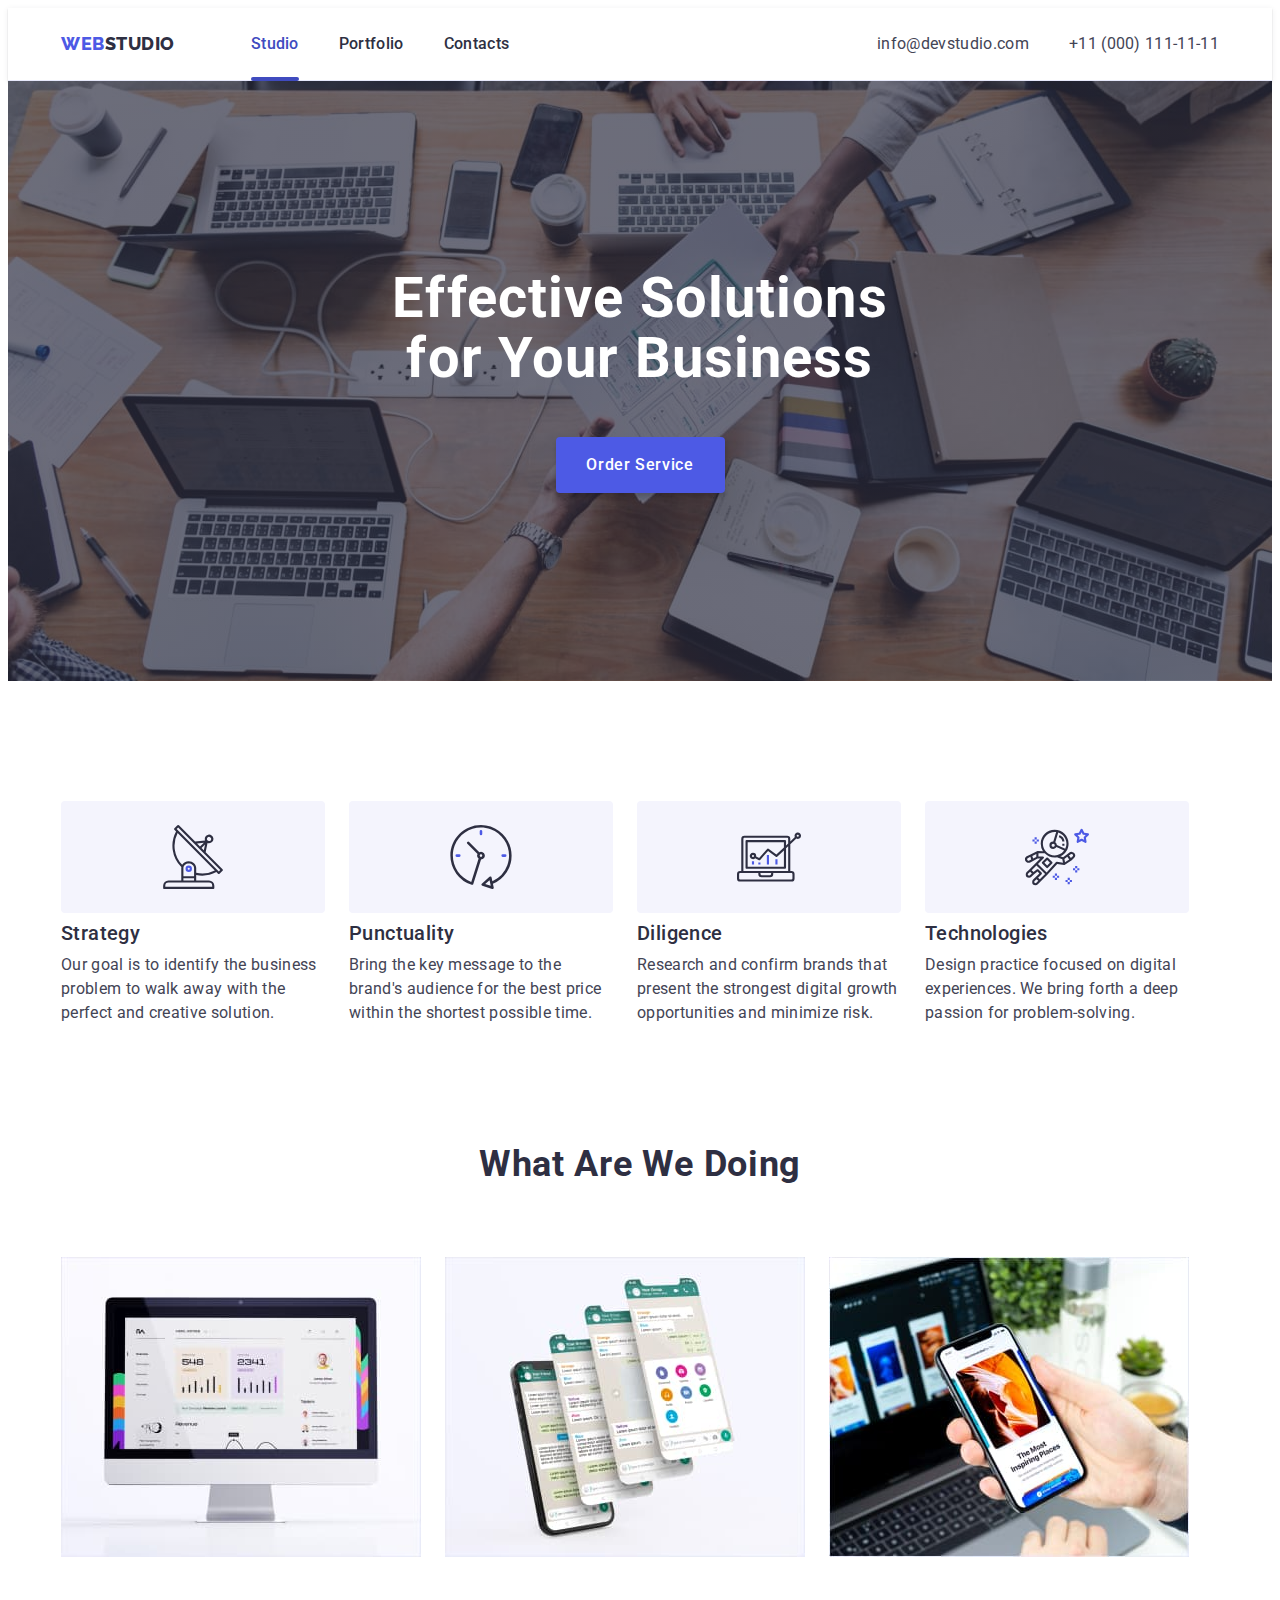
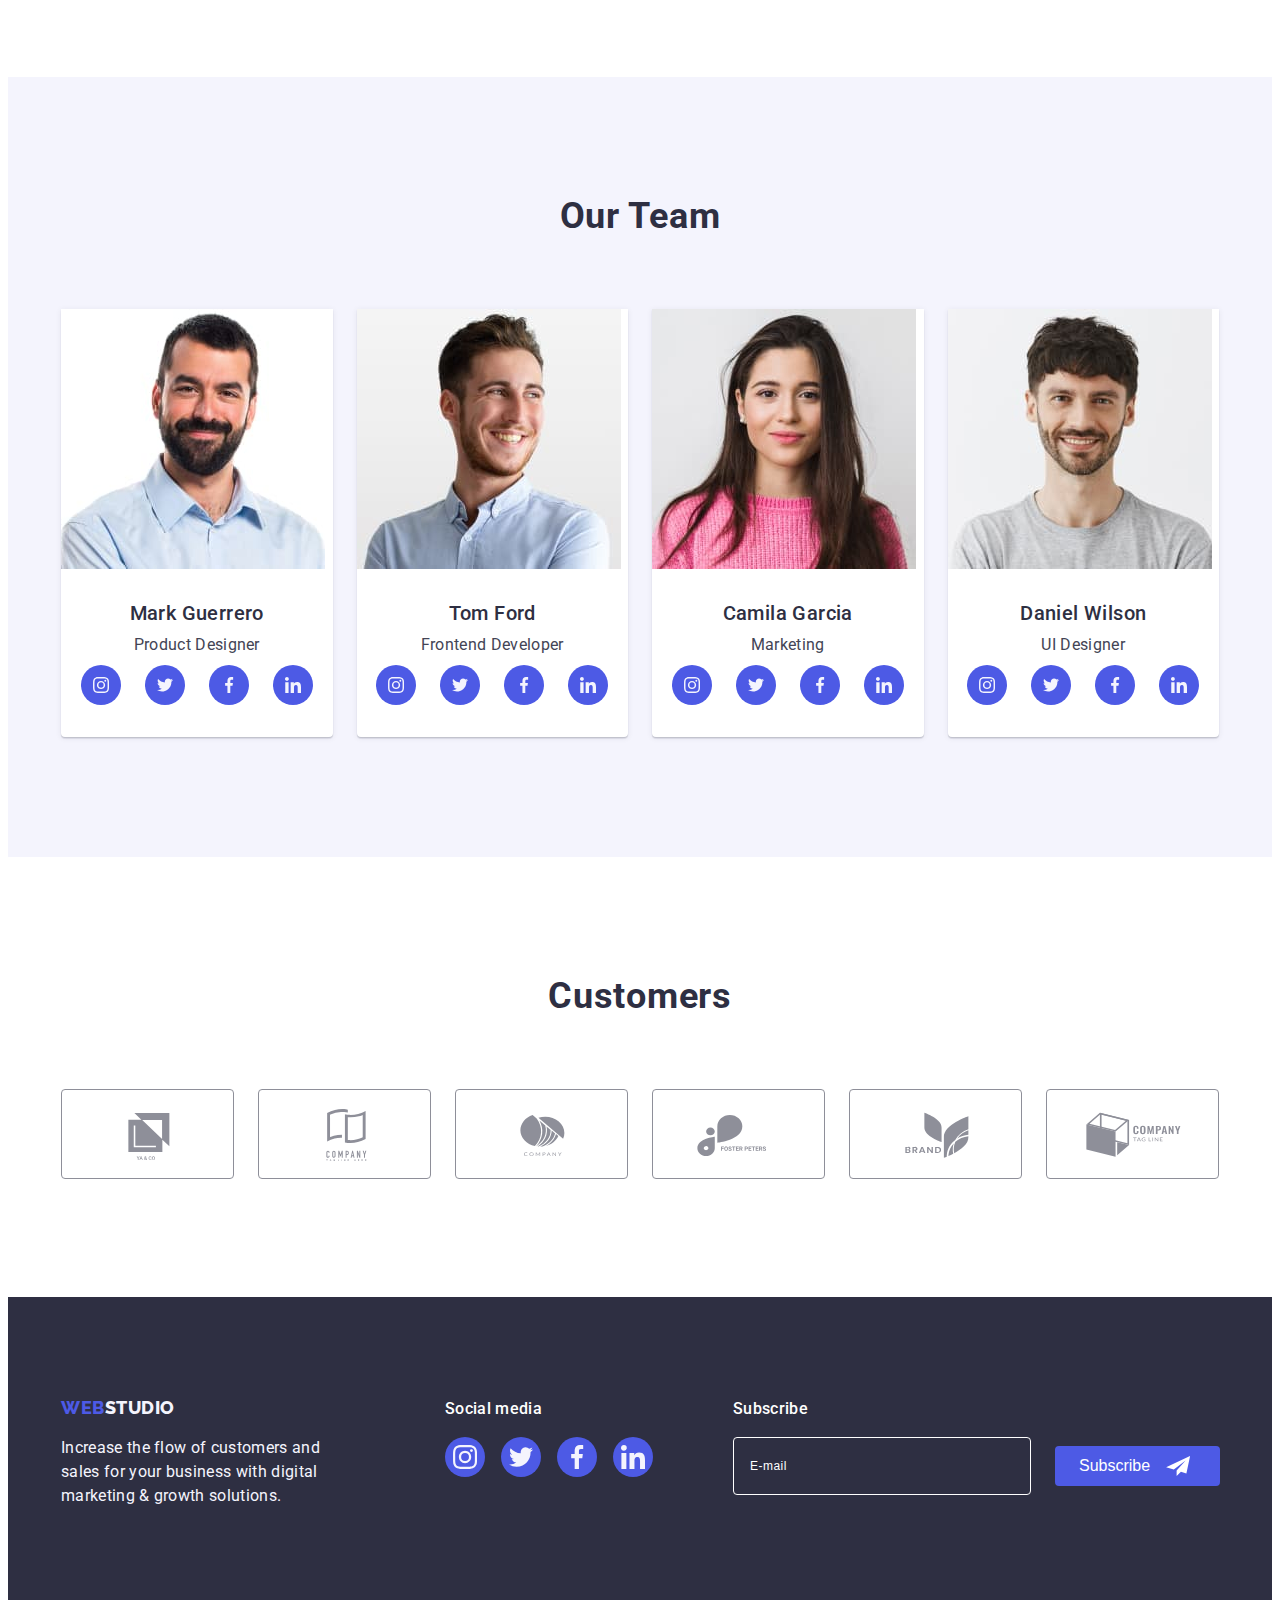
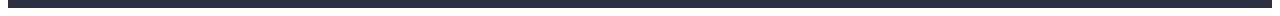
<file: index.html>
<!DOCTYPE html>
<html lang="en">
  <head>
    <meta charset="UTF-8" />
    <meta http-equiv="X-UA-Compatible" content="IE=edge" />
    <meta name="viewport" content="width=device-width, initial-scale=1.0" />
    <title>Studio</title>
    <link rel="preconnect" href="https://fonts.googleapis.com" />
    <link rel="preconnect" href="https://fonts.gstatic.com" crossorigin />
    <link
      href="https://fonts.googleapis.com/css2?family=Raleway:wght@800&family=Roboto:wght@400;500;600;700&display=swap"
      rel="stylesheet"
    />
    <link
      rel="stylesheet"
      href="https://cdnjs.cloudflare.com/ajax/libs/modern-normalize/1.1.0/modern-normalize.min.css"
      integrity="sha512-wpPYUAdjBVSE4KJnH1VR1HeZfpl1ub8YT/NKx4PuQ5NmX2tKuGu6U/JRp5y+Y8XG2tV+wKQpNHVUX03MfMFn9Q=="
      crossorigin="anonymous"
      referrerpolicy="no-referrer"
    />
    <link rel="stylesheet" href="./css/styles.css" />
  </head>
  <body>
    <header class="header">
      <div class="container header-container">
        <nav class="nav-header link">
          <a href="./index.html" class="header-logo link"
            >Web<span class="header-logostudio">Studio</span>
          </a>
          <ul class="list-header list">
            <li class="item-header">
              <a class="link-header link curent" href="./index.html">Studio</a>
            </li>
            <li class="item-header">
              <a class="link-header link" href="./portfolio.html">Portfolio</a>
            </li>
            <li class="item-header">
              <a class="link-header link" href="">Contacts</a>
            </li>
          </ul>
        </nav>
        <address class="contact-header">
          <ul class="list-header list">
            <li class="item-header">
              <a class="contact-link link" href="mailto:info@devstudio.com"
                >info@devstudio.com
              </a>
            </li>
            <li class="item-header">
              <a class="contact-link link" href="tel:+110001111111"
                >+11 (000) 111-11-11
              </a>
            </li>
          </ul>
        </address>
      </div>
    </header>
    <main>
      <section class="hero">
        <div class="container">
          <h1 class="hero-title">Effective Solutions for Your Business</h1>
          <button class="hero-btn" data-modal-open type="button">
            Order Service
          </button>
        </div>
      </section>
      <section class="about section">
        <div class="container">
          <h2 class="hidden visually-hidden">privilege</h2>
          <ul class="about-list list">
            <li class="about-item">
              <div class="about-soc-link link">
                <svg class="about-soc-icon" width="64px" height="64px">
                  <use href="./images/about.svg#icon-antenna-1"></use>
                </svg>
              </div>
              <h3 class="about-subtitle">Strategy</h3>
              <p class="about-text">
                Our goal is to identify the business problem to walk away with
                the perfect and creative solution.
              </p>
            </li>
            <li class="about-item">
              <div class="about-soc-link link">
                <svg class="about-soc-icon" width="64px" height="64px">
                  <use href="./images/about.svg#icon-clock-1"></use>
                </svg>
              </div>
              <h3 class="about-subtitle">Punctuality</h3>
              <p class="about-text">
                Bring the key message to the brand's audience for the best price
                within the shortest possible time.
              </p>
            </li>
            <li class="about-item">
              <div class="about-soc-link link">
                <svg class="about-soc-icon" width="64px" height="64px">
                  <use href="./images/about.svg#icon-diagram-1"></use>
                </svg>
              </div>
              <h3 class="about-subtitle">Diligence</h3>
              <p class="about-text">
                Research and confirm brands that present the strongest digital
                growth opportunities and minimize risk.
              </p>
            </li>
            <li class="about-item">
              <div class="about-soc-link link">
                <svg class="about-soc-icon" width="64px" height="64px">
                  <use href="./images/about.svg#icon-astronaut"></use>
                </svg>
              </div>
              <h3 class="about-subtitle">Technologies</h3>
              <p class="about-text">
                Design practice focused on digital experiences. We bring forth a
                deep passion for problem-solving.
              </p>
            </li>
          </ul>
        </div>
      </section>
      <section class="products section">
        <div class="container">
          <h2 class="products-title">What are we doing</h2>
          <ul class="products-list list">
            <li class="products-item">
              <img
                src="./images/img.jpg"
                alt="technology"
                width="360"
                height="300"
              />
            </li>
            <li class="products-item">
              <img
                src="./images/img1.jpg"
                alt="technology"
                width="360"
                height="300"
              />
            </li>
            <li class="products-item">
              <img
                src="./images/img2.jpg"
                alt="technology"
                width="360"
                height="300"
              />
            </li>
          </ul>
        </div>
      </section>
      <section class="team section">
        <div class="container">
          <h2 class="team-title">Our Team</h2>
          <ul class="team-list list">
            <li class="team-item">
              <img src="./images/img4.jpg" alt="it" width="264" height="260" />
              <div class="team-card">
                <h3 class="team-subtitle">Mark Guerrero</h3>
                <p class="team-text">Product Designer</p>
                <ul class="team-soc-list list">
                  <li class="team-item-soc">
                    <a class="team-soc-link link" href="">
                      <svg class="team-soc-icon" width="16" height="16">
                        <use href="./images/icons.svg#icon-instagram"></use>
                      </svg>
                    </a>
                  </li>
                  <li class="team-item-soc">
                    <a class="team-soc-link link" href="">
                      <svg class="team-soc-icon" width="16" height="16">
                        <use href="./images/icons.svg#icon-twitter"></use>
                      </svg>
                    </a>
                  </li>
                  <li class="team-item-soc">
                    <a class="team-soc-link link" href="">
                      <svg class="team-soc-icon" width="16" height="16">
                        <use href="./images/icons.svg#icon-facebook"></use>
                      </svg>
                    </a>
                  </li>
                  <li class="team-item-soc">
                    <a class="team-soc-link link" href="">
                      <svg class="team-soc-icon" width="16" height="16">
                        <use href="./images/icons.svg#icon-linkedin"></use>
                      </svg>
                    </a>
                  </li>
                </ul>
              </div>
            </li>
            <li class="team-item">
              <img src="./images/img5.jpg" alt="it" width="264" height="260" />
              <div class="team-card">
                <h3 class="team-subtitle">Tom Ford</h3>
                <p class="team-text">Frontend Developer</p>
                <ul class="team-soc-list list">
                  <li class="team-item-soc">
                    <a class="team-soc-link link" href="">
                      <svg class="team-soc-icon" width="16" height="16">
                        <use href="./images/icons.svg#icon-instagram"></use>
                      </svg>
                    </a>
                  </li>
                  <li class="team-item-soc">
                    <a class="team-soc-link link" href="">
                      <svg class="team-soc-icon" width="16" height="16">
                        <use href="./images/icons.svg#icon-twitter"></use>
                      </svg>
                    </a>
                  </li>
                  <li class="team-item-soc">
                    <a class="team-soc-link link" href="">
                      <svg class="team-soc-icon" width="16" height="16">
                        <use href="./images/icons.svg#icon-facebook"></use>
                      </svg>
                    </a>
                  </li>
                  <li class="team-item-soc">
                    <a class="team-soc-link link" href="">
                      <svg class="team-soc-icon" width="16" height="16">
                        <use href="./images/icons.svg#icon-linkedin"></use>
                      </svg>
                    </a>
                  </li>
                </ul>
              </div>
            </li>
            <li class="team-item">
              <img src="./images/img6.jpg" alt="it" width="264" height="260" />
              <div class="team-card">
                <h3 class="team-subtitle">Camila Garcia</h3>
                <p class="team-text">Marketing</p>
                <ul class="team-soc-list list">
                  <li class="team-item-soc">
                    <a class="team-soc-link link" href="">
                      <svg class="team-soc-icon" width="16" height="16">
                        <use href="./images/icons.svg#icon-instagram"></use>
                      </svg>
                    </a>
                  </li>
                  <li class="team-item-soc">
                    <a class="team-soc-link link" href="">
                      <svg class="team-soc-icon" width="16" height="16">
                        <use href="./images/icons.svg#icon-twitter"></use>
                      </svg>
                    </a>
                  </li>
                  <li class="team-item-soc">
                    <a class="team-soc-link link" href="">
                      <svg class="team-soc-icon" width="16" height="16">
                        <use href="./images/icons.svg#icon-facebook"></use>
                      </svg>
                    </a>
                  </li>
                  <li class="team-item-soc">
                    <a class="team-soc-link link" href="">
                      <svg class="team-soc-icon" width="16" height="16">
                        <use href="./images/icons.svg#icon-linkedin"></use>
                      </svg>
                    </a>
                  </li>
                </ul>
              </div>
            </li>
            <li class="team-item">
              <img src="./images/img7.jpg" alt="it" width="264" height="260" />
              <div class="team-card">
                <h3 class="team-subtitle">Daniel Wilson</h3>
                <p class="team-text">UI Designer</p>
                <ul class="team-soc-list list">
                  <li class="team-item-soc">
                    <a class="team-soc-link link" href="">
                      <svg class="team-soc-icon" width="16" height="16">
                        <use href="./images/icons.svg#icon-instagram"></use>
                      </svg>
                    </a>
                  </li>
                  <li class="team-item-soc">
                    <a class="team-soc-link link" href="">
                      <svg class="team-soc-icon" width="16" height="16">
                        <use href="./images/icons.svg#icon-twitter"></use>
                      </svg>
                    </a>
                  </li>
                  <li class="team-item-soc">
                    <a class="team-soc-link link" href="">
                      <svg class="team-soc-icon" width="16" height="16">
                        <use href="./images/icons.svg#icon-facebook"></use>
                      </svg>
                    </a>
                  </li>
                  <li class="team-item-soc">
                    <a class="team-soc-link link" href="">
                      <svg class="team-soc-icon" width="16" height="16">
                        <use href="./images/icons.svg#icon-linkedin"></use>
                      </svg>
                    </a>
                  </li>
                </ul>
              </div>
            </li>
          </ul>
        </div>
      </section>
      <section class="customers">
        <div class="container">
          <h2 class="customers-title">Customers</h2>
          <ul class="customers-list list">
            <li class="customers-item-soc">
              <a class="customers-item-link link" href="">
                <svg class="customers-soc-icon" width="104" height="56">
                  <use href="./images/customers.svg#icon-Logo"></use>
                </svg>
              </a>
            </li>
            <li class="customers-item-soc">
              <a class="customers-item-link link" href="">
                <svg class="customers-soc-icon" width="104" height="56">
                  <use href="./images/customers.svg#icon-Logo1"></use>
                </svg>
              </a>
            </li>
            <li class="customers-item-soc">
              <a class="customers-item-link link" href="">
                <svg class="customers-soc-icon" width="104" height="56">
                  <use href="./images/customers.svg#icon-Logo2"></use>
                </svg>
              </a>
            </li>
            <li class="customers-item-soc">
              <a class="customers-item-link link" href="">
                <svg class="customers-soc-icon" width="104" height="56">
                  <use href="./images/customers.svg#icon-Logo3"></use>
                </svg>
              </a>
            </li>
            <li class="customers-item-soc">
              <a class="customers-item-link link" href="">
                <svg class="customers-soc-icon" width="104" height="56">
                  <use href="./images/customers.svg#icon-Logo4"></use>
                </svg>
              </a>
            </li>
            <li class="customers-item-soc">
              <a class="customers-item-link link" href="">
                <svg class="customers-soc-icon" width="104" height="56">
                  <use href="./images/customers.svg#icon-Logo5"></use>
                </svg>
              </a>
            </li>
          </ul>
        </div>
      </section>
    </main>
    <footer class="footer">
      <div class="container footer-container">
        <div class="footer-box">
          <a href="./index.html" class="footer-logo link"
            >Web<span class="footer-logostudio">Studio</span>
          </a>
          <p class="footer-text">
            Increase the flow of customers and sales for your business with
            digital marketing & growth solutions.
          </p>
        </div>
        <div class="footer-box-social">
          <p class="footer-title">Social media</p>
          <ul class="footer-list list">
            <li class="footer-item-soc">
              <a class="footer-item-link link" href="">
                <svg class="footer-soc-icon" width="24" height="24">
                  <use href="./images/icons.svg#icon-instagram"></use>
                </svg>
              </a>
            </li>
            <li class="footer-item-soc">
              <a class="footer-item-link link" href="">
                <svg class="footer-soc-icon" width="24" height="24">
                  <use href="./images/icons.svg#icon-twitter"></use>
                </svg>
              </a>
            </li>
            <li class="footer-item-soc">
              <a class="footer-item-link link" href="">
                <svg class="footer-soc-icon" width="24" height="24">
                  <use href="./images/icons.svg#icon-facebook"></use>
                </svg>
              </a>
            </li>
            <li class="footer-item-soc">
              <a class="footer-item-link link" href="">
                <svg class="footer-soc-icon" width="24" height="24">
                  <use href="./images/icons.svg#icon-linkedin"></use>
                </svg>
              </a>
            </li>
          </ul>
        </div>
        <div>
          <p class="footer-title">Subscribe</p>
          <form class="footer-form">
            <input
              type="text"
              name="user-email"
              id="user_email"
              class="footer-input"
              placeholder="E-mail"
              required
            />
            <button class="footer-btn" type="submit">
              Subscribe
              <svg class="footer-input-icon" width="24" height="20">
                <use href="./images/icon-send.svg#icon-icon-send"></use>
              </svg>
            </button>
          </form>
        </div>
      </div>
    </footer>
    <div class="backdrop is-hidden" data-modal>
      <div class="modal">
        <button class="modal-close-btn" data-modal-close type="button">
          <svg class="modal-close-icons" width="8" height="8">
            <use href="./images/close-black.svg#icon-close-black"></use>
          </svg>
        </button>
        <p class="modal-text">Leave your contacts and we will call you back</p>
        <form class="modal-form">
          <div class="modal-field">
            <label for="user-name" class="input-text">Name</label>
            <div class="name-wrap form-grop">
              <input
                type="text"
                name="user-name"
                id="user-name"
                class="modal-input"
                placeholder="Enter name"
                required
              />
              <svg class="modal-icons" width="18" height="18">
                <use href="./images/modal-icons.svg#icon-person-black"></use>
              </svg>
            </div>
          </div>
          <label for="user-phone" class="input-text">Phone</label>
          <div class="phone-wrap form-grop">
            <input
              type="text"
              name="user-phone"
              id="user-phone"
              class="modal-input"
              placeholder="+380(00)000-00-00"
              required
            />
            <svg class="modal-icons" width="18" height="24">
              <use href="./images/modal-icons.svg#icon-phone-black"></use>
            </svg>
          </div>
          <label for="user-email" class="input-text">Email</label>
          <div class="emeil-wrap form-grop">
            <input
              type="text"
              name="user-email"
              id="user-email"
              class="modal-input"
              placeholder="your_email@gmail.com"
              required
            />
            <svg class="modal-icons" width="18" height="24">
              <use href="./images/modal-icons.svg#icon-email-black"></use>
            </svg>
          </div>
          <div class="comment-wrap form-grop">
            <label for="user-comment" class="input-text">Comment</label>
            <textarea
              class="modal-textarea"
              name="user-comment"
              id="user-comment"
              placeholder="Text input"
            >
            </textarea>
          </div>
          <div class="modal-field-check">
            <input
              type="checkbox"
              name="privacy"
              id="privacy"
              class="input-check visually-hidden"
              value="true"
            />
            <label for="privacy" class="check-text">
              <span>
                <svg class="modal-close-icons" width="10" height="8">
                  <use href="./images/modal-icons.svg#icon-checkbox"></use>
                </svg>
              </span>
              I accept the terms and conditions of the
              <a class="privacy" href="">Privacy Policy</a>
            </label>
          </div>
          <button class="modal-btn" type="submit">Send</button>
        </form>
      </div>
    </div>
    <script src="./js/modal.js"></script>
  </body>
</html>
</file>
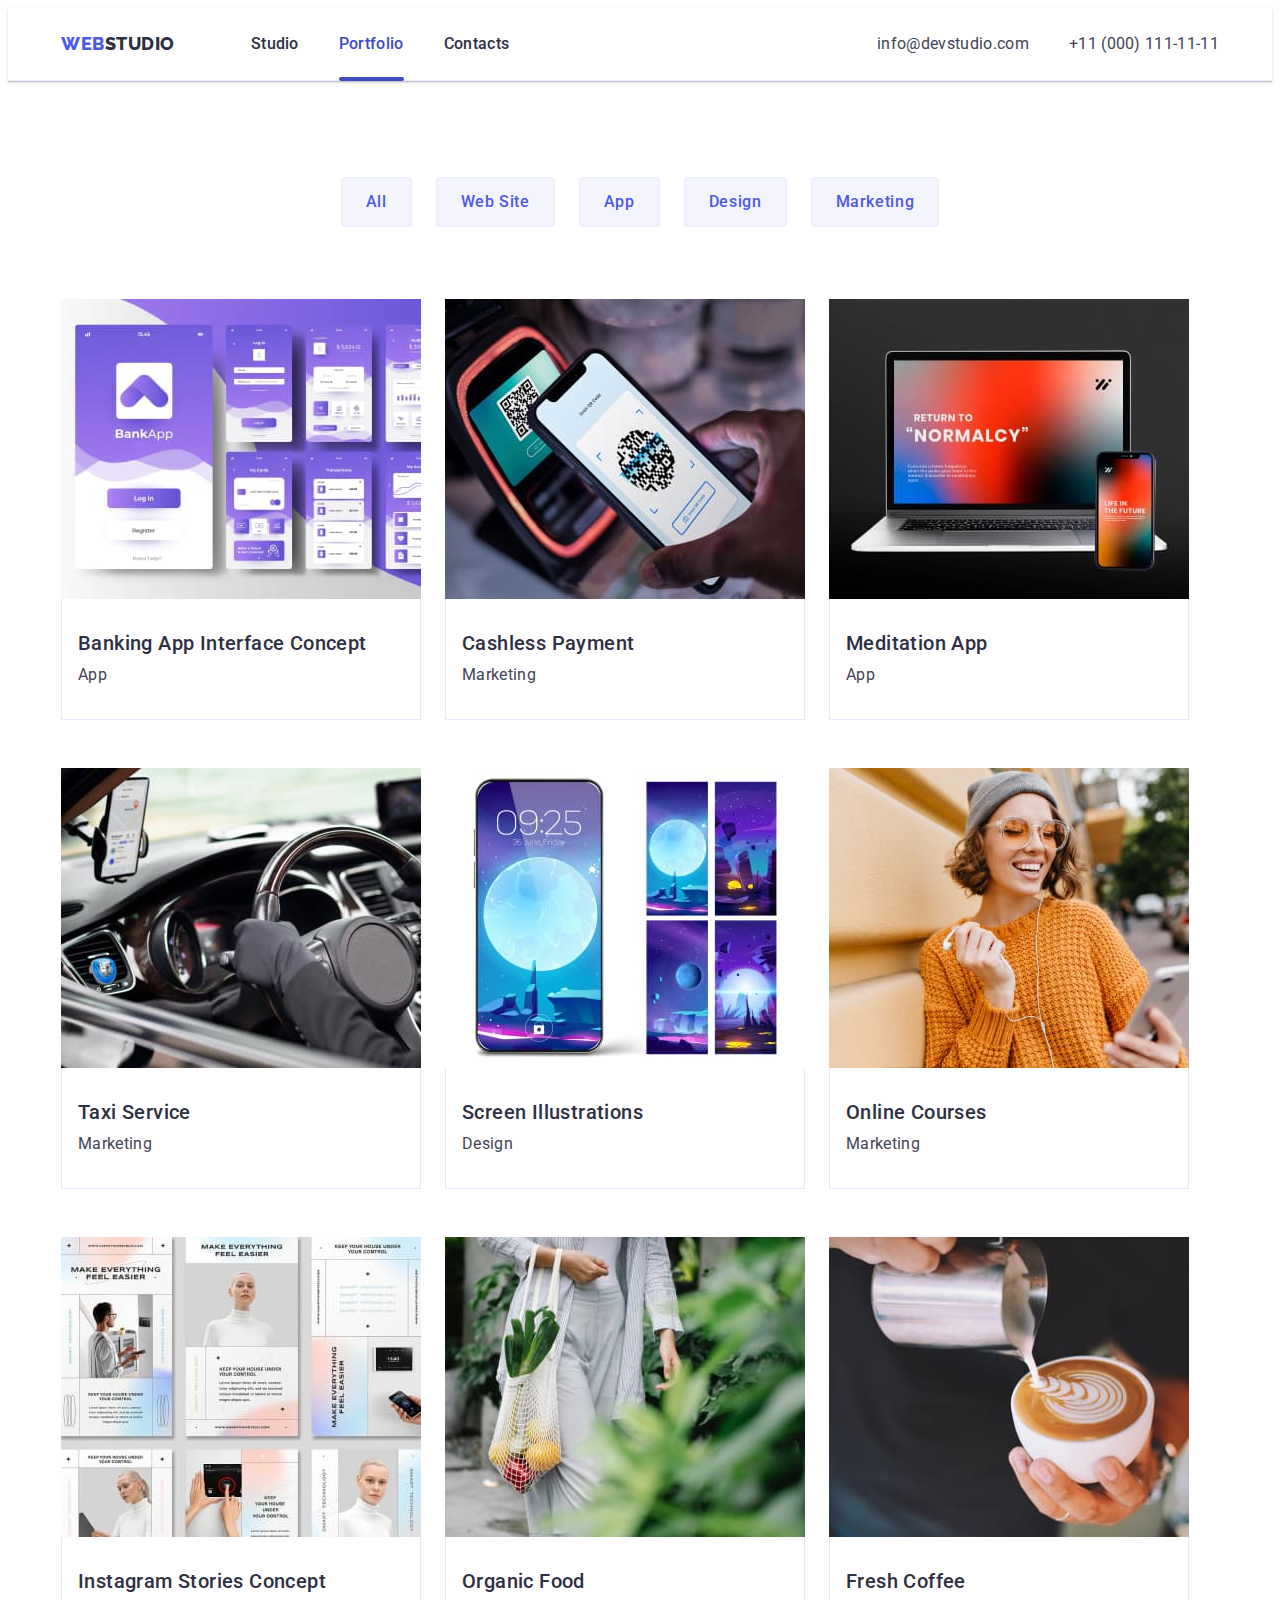
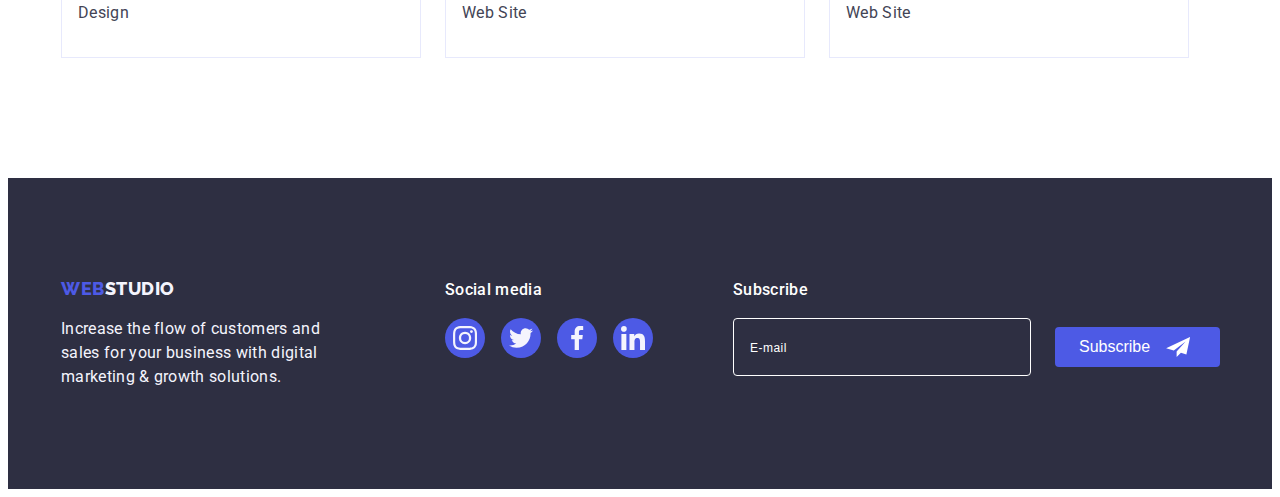
<file: portfolio.html>
<!DOCTYPE html>
<html lang="en">
  <head>
    <meta charset="UTF-8" />
    <meta http-equiv="X-UA-Compatible" content="IE=edge" />
    <meta name="viewport" content="width=device-width, initial-scale=1.0" />
    <title>Studio</title>
    <link rel="preconnect" href="https://fonts.googleapis.com" />
    <link rel="preconnect" href="https://fonts.gstatic.com" crossorigin />
    <link
      href="https://fonts.googleapis.com/css2?family=Raleway:wght@800&family=Roboto:wght@400;500;600;700&display=swap"
      rel="stylesheet"
    />
    <link
      rel="stylesheet"
      href="https://cdnjs.cloudflare.com/ajax/libs/modern-normalize/1.1.0/modern-normalize.min.css"
      integrity="sha512-wpPYUAdjBVSE4KJnH1VR1HeZfpl1ub8YT/NKx4PuQ5NmX2tKuGu6U/JRp5y+Y8XG2tV+wKQpNHVUX03MfMFn9Q=="
      crossorigin="anonymous"
      referrerpolicy="no-referrer"
    />
    <link rel="stylesheet" href="./css/styles.css" />
  </head>
  <body>
    <header class="header">
      <div class="container header-container">
        <nav class="nav-header link">
          <a href="./index.html" class="header-logo link"
            >Web<span class="header-logostudio">Studio</span>
          </a>
          <ul class="list-header list">
            <li class="item-header">
              <a class="link-header link" href="./index.html">Studio</a>
            </li>
            <li class="item-header">
              <a class="link-header link curent" href="./portfolio.html"
                >Portfolio</a
              >
            </li>
            <li class="item-header">
              <a class="link-header link" href="">Contacts</a>
            </li>
          </ul>
        </nav>
        <address class="contact-header">
          <ul class="list-header list">
            <li class="item-header">
              <a class="contact-link link" href="mailto:info@devstudio.com"
                >info@devstudio.com
              </a>
            </li>
            <li class="item-header">
              <a class="contact-link link" href="tel:+110001111111"
                >+11 (000) 111-11-11
              </a>
            </li>
          </ul>
        </address>
      </div>
    </header>
    <main>
      <section class="gallery section">
        <div class="container">
          <h1 class="visually-hidden">Gallery</h1>
          <ul class="filter-list-gallery list">
            <li class="filter-gallery-item">
              <button class="filter-btn-text" type="button">All</button>
            </li>
            <li class="filter-gallery-item">
              <button class="filter-btn-text" type="button">Web Site</button>
            </li>
            <li class="filter-gallery-item">
              <button class="filter-btn-text" type="button">App</button>
            </li>
            <li class="filter-gallery-item">
              <button class="filter-btn-text" type="button">Design</button>
            </li>
            <li class="filter-gallery-item">
              <button class="filter-btn-text" type="button">Marketing</button>
            </li>
          </ul>
          <ul class="gallery-list list">
            <li class="gallery-item">
              <a class="galeri-link link" href="">
                <div class="gallery-top-wrap">
                  <img
                    src="./images/img8.jpg"
                    alt="cervices"
                    width="360"
                    height="300"
                  />
                  <p class="gallery-top-text">
                    14 Stylish and User-Friendly App Design Concepts · Task
                    Manager App · Calorie Tracker App · Exotic Fruit Ecommerce
                    App · Cloud Storage App
                  </p>
                </div>
                <div class="gallery-card">
                  <h2 class="gallery-title">Banking App Interface Concept</h2>
                  <p class="gallery-text">App</p>
                </div>
              </a>
            </li>
            <li class="gallery-item">
              <a class="galeri-link link" href="">
                <div class="gallery-top-wrap">
                  <img
                    src="./images/img9.jpg"
                    alt="cervices"
                    width="360"
                    height="300"
                  />
                  <p class="gallery-top-text">
                    14 Stylish and User-Friendly App Design Concepts · Task
                    Manager App · Calorie Tracker App · Exotic Fruit Ecommerce
                    App · Cloud Storage App
                  </p>
                </div>
                <div class="gallery-card">
                  <h2 class="gallery-title">Cashless Payment</h2>
                  <p class="gallery-text">Marketing</p>
                </div>
              </a>
            </li>
            <li class="gallery-item">
              <a class="galeri-link link" href="">
                <div class="gallery-top-wrap">
                  <img
                    src="./images/img10.jpg"
                    alt="cervices"
                    width="360"
                    height="300"
                  />
                  <p class="gallery-top-text">
                    14 Stylish and User-Friendly App Design Concepts · Task
                    Manager App · Calorie Tracker App · Exotic Fruit Ecommerce
                    App · Cloud Storage App
                  </p>
                </div>
                <div class="gallery-card">
                  <h2 class="gallery-title">Meditation App</h2>
                  <p class="gallery-text">App</p>
                </div>
              </a>
            </li>
            <li class="gallery-item">
              <a class="galeri-link link" href="">
                <div class="gallery-top-wrap">
                  <img
                    src="./images/img11.jpg"
                    alt="cervices"
                    width="360"
                    height="300"
                  />
                  <p class="gallery-top-text">
                    14 Stylish and User-Friendly App Design Concepts · Task
                    Manager App · Calorie Tracker App · Exotic Fruit Ecommerce
                    App · Cloud Storage App
                  </p>
                </div>
                <div class="gallery-card">
                  <h2 class="gallery-title">Taxi Service</h2>
                  <p class="gallery-text">Marketing</p>
                </div>
              </a>
            </li>
            <li class="gallery-item">
              <a class="galeri-link link" href="">
                <div class="gallery-top-wrap">
                  <img
                    src="./images/img12.jpg"
                    alt="cervices"
                    width="360"
                    height="300"
                  />
                  <p class="gallery-top-text">
                    14 Stylish and User-Friendly App Design Concepts · Task
                    Manager App · Calorie Tracker App · Exotic Fruit Ecommerce
                    App · Cloud Storage App
                  </p>
                </div>
                <div class="gallery-card">
                  <h2 class="gallery-title">Screen Illustrations</h2>
                  <p class="gallery-text">Design</p>
                </div>
              </a>
            </li>
            <li class="gallery-item">
              <a class="galeri-link link" href="">
                <div class="gallery-top-wrap">
                  <img
                    src="./images/img13.jpg"
                    alt="cervices"
                    width="360"
                    height="300"
                  />
                  <p class="gallery-top-text">
                    14 Stylish and User-Friendly App Design Concepts · Task
                    Manager App · Calorie Tracker App · Exotic Fruit Ecommerce
                    App · Cloud Storage App
                  </p>
                </div>
                <div class="gallery-card">
                  <h2 class="gallery-title">Online Courses</h2>
                  <p class="gallery-text">Marketing</p>
                </div>
              </a>
            </li>
            <li class="gallery-item">
              <a class="galeri-link link" href="">
                <div class="gallery-top-wrap">
                  <img
                    src="./images/img14.jpg"
                    alt="cervices"
                    width="360"
                    height="300"
                  />
                  <p class="gallery-top-text">
                    14 Stylish and User-Friendly App Design Concepts · Task
                    Manager App · Calorie Tracker App · Exotic Fruit Ecommerce
                    App · Cloud Storage App
                  </p>
                </div>
                <div class="gallery-card">
                  <h2 class="gallery-title">Instagram Stories Concept</h2>
                  <p class="gallery-text">Design</p>
                </div>
              </a>
            </li>
            <li class="gallery-item">
              <a class="galeri-link link" href="">
                <div class="gallery-top-wrap">
                  <img
                    src="./images/img15.jpg"
                    alt="cervices"
                    width="360"
                    height="300"
                  />
                  <p class="gallery-top-text">
                    14 Stylish and User-Friendly App Design Concepts · Task
                    Manager App · Calorie Tracker App · Exotic Fruit Ecommerce
                    App · Cloud Storage App
                  </p>
                </div>
                <div class="gallery-card">
                  <h2 class="gallery-title">Organic Food</h2>
                  <p class="gallery-text">Web Site</p>
                </div>
              </a>
            </li>
            <li class="gallery-item">
              <a class="galeri-link link" href="">
                <div class="gallery-top-wrap">
                  <img
                    src="./images/img16.jpg"
                    alt="cervices"
                    width="360"
                    height="300"
                  />
                  <p class="gallery-top-text">
                    14 Stylish and User-Friendly App Design Concepts · Task
                    Manager App · Calorie Tracker App · Exotic Fruit Ecommerce
                    App · Cloud Storage App
                  </p>
                </div>
                <div class="gallery-card">
                  <h2 class="gallery-title">Fresh Coffee</h2>
                  <p class="gallery-text">Web Site</p>
                </div>
              </a>
            </li>
          </ul>
        </div>
      </section>
    </main>
    <footer class="footer">
      <div class="container footer-container">
        <div class="footer-box">
          <a href="./index.html" class="footer-logo link"
            >Web<span class="footer-logostudio">Studio</span>
          </a>
          <p class="footer-text">
            Increase the flow of customers and sales for your business with
            digital marketing & growth solutions.
          </p>
        </div>
        <div class="footer-box-social">
          <p class="footer-title">Social media</p>
          <ul class="footer-list list">
            <li class="footer-item-soc">
              <a class="footer-item-link link" href="">
                <svg class="footer-soc-icon" width="24" height="24">
                  <use href="./images/icons.svg#icon-instagram"></use>
                </svg>
              </a>
            </li>
            <li class="footer-item-soc">
              <a class="footer-item-link link" href="">
                <svg class="footer-soc-icon" width="24" height="24">
                  <use href="./images/icons.svg#icon-twitter"></use>
                </svg>
              </a>
            </li>
            <li class="footer-item-soc">
              <a class="footer-item-link link" href="">
                <svg class="footer-soc-icon" width="24" height="24">
                  <use href="./images/icons.svg#icon-facebook"></use>
                </svg>
              </a>
            </li>
            <li class="footer-item-soc">
              <a class="footer-item-link link" href="">
                <svg class="footer-soc-icon" width="24" height="24">
                  <use href="./images/icons.svg#icon-linkedin"></use>
                </svg>
              </a>
            </li>
          </ul>
        </div>
        <div>
          <p class="footer-title">Subscribe</p>
          <form class="footer-form">
            <input
              type="email-footer"
              name="user-email"
              id="user_email"
              class="footer-input"
              placeholder="E-mail"
              required
            />
            <button class="footer-btn" type="submit">
              Subscribe
              <svg class="footer-input-icon" width="24" height="20">
                <use href="./images/icon-send.svg#icon-icon-send"></use>
              </svg>
            </button>
          </form>
        </div>
      </div>
    </footer>
  </body>
</html>
</file>
<file: css/styles.css>
:root {
    --main-background-color: #FFFFFF;
    --second-color: #4D5AE5;
    --logo-color: #2E2F42;
    --text-color: #434455;
    --hover-color: #404BBF;
    --light-color: #F4F4FD;
    --time-transition-duration: 250ms;
    --transition-timing-function: cubic-bezier(0.4, 0, 0.2, 1);
}

p,
h1,
h2,
h3,
h4 {
    margin: 0;
}

ul {
    margin: 0;
    padding-left: 0;
}

button {
    cursor: pointer;
}

address {
    font-style: normal;
}

img {
    display: block;
}

body {
    font-family: 'Roboto', sans-serif;
    color: var(--text-color);
    background-color: var(--main-background-color);
}

.container {
    max-width: 1158px;
    padding-left: 15px;
    padding-right: 15px;
    margin: 0 auto;
}

.list {
    list-style: none;
}

.link {
    text-decoration: none;
    display: inline-block;
}

.visually-hidden {
    position: absolute;
    width: 1px;
    height: 1px;
    margin: -1px;
    border: 0;
    padding: 0;
    white-space: nowrap;
    clip-path: inset(100%);
    clip: rect(0 0 0 0);
    overflow: hidden;
}

.section {
    padding-top: 120px;
    padding-bottom: 120px;
}


/**______________________HEADER________________**/

.header {
    background-color: var(--main-background-color);
    padding-top: 24px;
    padding-bottom: 24px;
    border-bottom: 1px solid #E7E9FC;
    box-shadow: 0px 2px 1px rgba(46, 47, 66, 0.08),
        0px 1px 1px rgba(46, 47, 66, 0.16),
        0px 1px 6px rgba(46, 47, 66, 0.08);
}

.header-container {
    display: flex;
    align-items: center;
}

.nav-header {
    display: flex;
    align-items: center;
    margin-right: auto;
}

.header-logo {
    font-family: "Raleway", sans-serif;
    font-style: normal;
    font-weight: 800;
    font-size: 18px;
    line-height: 1.17;
    display: flex;
    align-items: center;
    letter-spacing: 0.03em;
    text-transform: uppercase;
    color: var(--second-color);
    margin-right: 76px;
}

.header-logostudio {
    font-family: "Raleway", sans-serif;
    color: var(--logo-color);
}

.list-header {
    display: flex;
    gap: 40px;
}


.item-header {
    background-color: var(--main-background-color);
}

.link-header {
    font-weight: 500;
    font-size: 16px;
    line-height: 1.5;
    letter-spacing: 0.02em;
    color: var(--logo-color);
    transition: color var(--time-transition-duration) 
                      var(--transition-timing-function);
}

.link-header:hover {
    color: var(--hover-color);
}

.link-header:focus {
    color: var(--hover-color);
}

.curent {
    position: relative;
    color:#404BBF ;
}

.curent::after {
    content: "";
    display: block;
    position: absolute;
    left: 0;
    top: 45px;
    width: 100%;
    height: 4px;
    background: #404BBF;
    border-radius: 2px;
}

.contact-header {
    font-style: normal;
}

.contact-link {
    font-weight: 400;
    font-size: 16px;
    line-height: 1.5;
    letter-spacing: 0.02em;
    color: var(--text-color);
    transition: color var(--time-transition-duration) 
                      var(--transition-timing-function);
}

.contact-link:hover {
    color: var(--hover-color);
}

.contact-link:focus {
    color: var(--hover-color);
}



/**_______________HERO_______________**/

.hero {
    background-color: var(--logo-color);
    padding-top: 188px;
    padding-bottom: 188px;
    background-image: linear-gradient(rgba(46, 47, 66, 0.7),
            rgba(46, 47, 66, 0.7)), url(../images/hero-img.jpg);
    background-repeat: no-repeat;
    background-position: center;
    background-size: cover;
    max-width: 1440px;
    margin-left: auto;
    margin-right: auto;
}

.hero-title {
    font-weight: 700;
    font-size: 56px;
    line-height: 1.07;
    text-align: center;
    letter-spacing: 0.02em;
    color: var(--main-background-color);
    max-width: 496px;
    display: block;
    margin: 0 auto;
}

.hero-btn {
    min-width: 169px;
    height: 56px;
    border-color: transparent;
    font-family: inherit;
    font-weight: 500;
    font-size: 16px;
    line-height: 1.5;
    letter-spacing: 0.04em;
    color: var(--main-background-color);
    background: var(--second-color);
    display: block;
    margin: 0 auto;
    box-shadow: 0px 4px 4px rgba(0, 0, 0, 0.15);
    border-radius: 4px;
    margin-top: 48px;
    transition: background-color var(--time-transition-duration) var(--transition-timing-function);
}

.hero-btn:hover {
    background-color: var(--hover-color);
}

.hero-btn:focus {
    background-color: var(--hover-color);
}


/**__________________ABOUT_______________**/

.about {}

.about-list {
    display: flex;
    gap: 24px;
    align-items: center;
}

.about-item {}



.about-subtitle {
    font-weight: 500;
    font-size: 20px;
    line-height: 1.2;
    letter-spacing: 0.02em;
    color: var(--logo-color);
    margin-bottom: 8px;
}

.about-text {
    font-weight: 400;
    font-size: 16px;
    line-height: 1.5;
    letter-spacing: 0.02em;
    color: var(--text-color);
    width: 264px;
}

.about-soc-list {
    display: flex;
    justify-content: center;
    gap: 24px;
}

.about-item-soc {
    width: 64px;
    height: 64px;
}

.about-soc-link {
    border-radius: 4px;
    height: 112px;
    background-color: #F4F4FD;
    display: flex;
    align-items: center;
    justify-content: center;
    margin-bottom: 8px;
}

/**_______________PRODUCTS_______________**/

.products {
    padding-top: 0;
}

.products-title {
    font-weight: 700;
    font-size: 36px;
    line-height: 1.11;
    letter-spacing: 0.02em;
    text-transform: capitalize;
    text-align: center;
    color: var(--logo-color);
    margin-bottom: 72px;
}

.products-list {
    display: flex;
    gap: 24px;
    align-items: center;
}

.products-item {}

/**_______________TEAM_______________**/

.team {
    background-color: var(--light-color);
    padding-top: 120px;
}

.team-list {
    display: flex;
    gap: 24px;
    align-items: center;
}

.team-title {
    font-weight: 700;
    font-size: 36px;
    line-height: 1.11;
    letter-spacing: 0.02em;
    text-transform: capitalize;
    text-align: center;
    color: var(--logo-color);
    margin-bottom: 72px;
}

.team-item {
    background-color: var(--main-background-color);
    width: calc((100% - 72px) / 4);
    border-radius: 0px 0px 4px 4px;
    box-shadow: 0px 1px 6px rgba(46, 47, 66, 0.08),
        0px 1px 1px rgba(46, 47, 66, 0.16),
        0px 2px 1px rgba(46, 47, 66, 0.08);
}

.team-card {
    padding-top: 32px;
    padding-bottom: 32px;
    text-align: center;
}

.team-subtitle {
    font-weight: 500;
    font-size: 20px;
    line-height: 1.2;
    letter-spacing: 0.02em;
    color: var(--logo-color);
    text-align: center;
    margin-bottom: 8px;
}

.team-text {
    font-weight: 400;
    font-size: 16px;
    line-height: 1.5;
    letter-spacing: 0.02em;
    color: var(--text-color);
    text-align: center;
    margin-bottom: 8px;
}

.team-soc-list {
    display: flex;
    justify-content: center;
    gap: 24px;
}

.team-item-soc {
    width: 40px;
    height: 40px;


}

.team-soc-link {
    width: 100%;
    height: 100%;
    border-radius: 50%;
    background-color: #4D5AE5;
    display: flex;
    align-items: center;
    justify-content: center;
    transition: background-color var(--time-transition-duration) var(--transition-timing-function); 
                
}

.team-soc-link:hover,
.team-soc-link:focus {
    background-color: #404BBF;
}

.team-soc-icon {}

/**_______________CUSTOMERS_______________**/


.customers {
    padding-top: 120px;
    padding-bottom: 120px;
}

.customers-title {
    font-weight: 700;
    font-size: 36px;
    line-height: 1.11;
    text-align: center;
    letter-spacing: 0.02em;
    text-transform: capitalize;
    color: #2E2F42;
    margin-bottom: 72px;
}

.customers-list {
    display: flex;
    justify-content: center;
    gap: 24px;
    padding: 0;
    margin: 0;
}

.customers-item-soc {
    width: calc((100% - 120px) / 6);
    height: 88px;

}

.customers-item-link {
    height: 100%;
    display: flex;
    align-items: center;
    justify-content: center;
    border: 1px solid #8E8F99;
    border-radius: 4px;
    color: #8E8F99;
    transition: border-color var(--time-transition-duration) var(--transition-timing-function), 
                color var(--time-transition-duration) var(--transition-timing-function);
}


.customers-soc-icon {
    fill: currentColor;
}


.customers-item-link:hover,
.customers-item-link:focus {
    color: #404BBF;
    border-color: #404BBF;
}

/**_______________FOOTER_______________**/

.footer {
    background: var(--logo-color);
    padding-top: 100px;
    padding-bottom: 100px;

}

.footer-text {
    font-weight: 400;
    font-size: 16px;
    line-height: 1.5;
    letter-spacing: 0.02em;
    color: var(--light-color);
    width: 264px;
    margin-top: 18px;
}

.footer-logo {
    font-family: "Raleway", sans-serif;
    font-style: normal;
    font-weight: 800;
    font-size: 18px;
    line-height: 1.17;
    letter-spacing: 0.03em;
    text-transform: uppercase;
    color: var(--second-color);
}

.footer-logostudio {
    font-family: "Raleway", sans-serif;
    color: var(--light-color);
}

.footer-container {
    display: flex;
}

.footer-box {
    margin-right: 120px;
}

.footer-box-social {
    margin-right: 80px;
}

.footer-title {
    font-family: 'Roboto';
    font-style: normal;
    font-weight: 500;
    font-size: 16px;
    line-height: 1.5;
    letter-spacing: 0.02em;
    color: #FFFFFF;
    margin-bottom: 16px;
}

.footer-list {
    display: flex;
    justify-content: center;
    align-items: center;
    gap: 16px;
}

.footer-item-soc {
    width: 40px;
    height: 40px;
}

.footer-item-link {
    width: 100%;
    height: 100%;
    border-radius: 50%;
    background-color: #4D5AE5;
    display: flex;
    align-items: center;
    justify-content: center;
    transition: background-color var(--time-transition-duration) var(--transition-timing-function), 
                color var(--time-transition-duration) var(--transition-timing-function);
}

.footer-item-link:hover,
.footer-item-link:focus {
    background-color: #31D0AA;
    color: #31D0AA;
}

.footer-soc-icon {}

.footer-form {
    display: flex;
    align-items: center;
}


.footer-input {
    border: 1px solid #FFFFFF;
    color:#FFFFFF ;
    border-radius: 4px;
    background: #2E2F42;
    padding: 8px 16px;
    width: 264px;
    height: 40px;
    outline: transparent;
    margin-right: 24px;
    transition: border var(--time-transition-duration) 
                       var(--transition-timing-function);
}

.footer-input::placeholder {
    font-weight: 400;
    font-size: 12px;
    line-height: 2;
    display: flex;
    align-items: center;
    letter-spacing: 0.04em;
    color: #FFFFFF;
}

.footer-input:focus,
.footer-input:focus {
    border: 1px solid #4D5AE5;
}

.footer-btn {
    display: inline-flex;
    font-weight: 500;
    font-size: 16px;
    line-height: 1.5;
    align-items: center;
    text-align: center;
    color: #FFFFFF;
    padding: 8px 24px;
    width: 165px;
    background-color: #4D5AE5;
    border-radius: 4px;
    border: none;
    transition: background-color var(--time-transition-duration) 
                                var(--transition-timing-function);
    }

.footer-btn:focus, 
.footer-btn:hover {
background-color: var(--hover-color)
}

.footer-input-icon {
    color: #FFFFFF;
    margin-left: 16px;
}




/**_______________GALLERY_______________**/

.gallery {
    padding-bottom: 120px;
    padding-top: 96px;
}


.filter-list-gallery {
    display: flex;
    gap: 24px;
    justify-content: center;
    align-items: center;
    margin-bottom: 72px;
}

.filter-gallery-item {}

.filter-btn-text {
    border-color: transparent;
    font-family: inherit;
    font-weight: 500;
    font-size: 16px;
    line-height: 1.5;
    letter-spacing: 0.04em;
    color: var(--second-color);
    background-color: var(--light-color);
    border: 1px solid #E7E9FC;
    border-radius: 4px;
    padding: 12px 24px;
    transition: background-color var(--time-transition-duration) var(--transition-timing-function), 
                color var(--time-transition-duration) var(--transition-timing-function), 
                box-shadow  var(--time-transition-duration) var(--transition-timing-function),
                border-color var(--time-transition-duration) var(--transition-timing-function);
}    

.filter-btn-text:hover,
.filter-btn-text:focus {
    border-color: transparent;
    background-color: var(--hover-color);
    color: var(--main-background-color);
    box-shadow: 0px 3px 1px rgba(0, 0, 0, 0.1),
        0px 2px 1px rgba(0, 0, 0, 0.08),
        0px 2px 2px rgba(0, 0, 0, 0.12);
}

.gallery-list {
    display: flex;
    flex-wrap: wrap;
    gap: 48px 24px;

}

.gallery-item {
    flex-basis: ((100% - 48px) / 3);
}

.gallery-card {
    border: 1px solid #E7E9FC;
    border-top: none;
    padding: 32px 16px;
}

.galeri-link {
transition-property: box-shadow;
    transition-duration: var(--time-transition-duration);
    transition-timing-function: var(--transition-timing-function);
}

.galeri-link:hover,
.galeri-link:focus {
    border-color: var(--light-color);
    box-shadow: 0px 1px 6px rgba(46, 47, 66, 0.08),
        0px 1px 1px rgba(46, 47, 66, 0.16),
        0px 2px 1px rgba(46, 47, 66, 0.08);
}

.gallery-item .gallery-title {
    font-weight: 500;
    font-size: 20px;
    line-height: 1.2;
    letter-spacing: 0.02em;
    color: var(--logo-color);
    margin-bottom: 8px;
}

.gallery-item .gallery-text {
    font-size: 16px;
    line-height: 1.5;
    letter-spacing: 0.02em;
    color: var(--text-color);
}

.gallery-top-text {
    position: absolute;
    top: 0;
    background: #4D5AE5;
    mix-blend-mode: normal;
    font-weight: 400;
    font-size: 16px;
    line-height: 1.5;
    letter-spacing: 0.02em;
    color: #F4F4FD;
    padding: 40px;
    height: 100%;
    transform: translateY(100%);
    transition: transform var(--time-transition-duration) 
                          var(--transition-timing-function);
}

.gallery-top-wrap {
    position: relative;
    overflow: hidden;
}

.galeri-link:hover .gallery-top-text {
    transform: translate(0);
}

.backdrop {
    position: fixed;
    top: 0;
    left: 0;
    width: 100%;
    height: 100%;
    background: rgba(46, 47, 66, 0.4);
    opacity: 1;
    transition: opacity var(--time-transition-duration) var(--transition-timing-function),
                visibility var(--time-transition-duration) var(--transition-timing-function);
}

.modal { 
    position: absolute;
    top: 50%;
    left: 50%;
    transform: translate(-50%, -50%) scale(1);
    transition: transform var(--time-transition-duration) var(--transition-timing-function);
    min-width: 408px;
    padding: 72px 24px 24px;
    background:  #FFFFFF;;
    border: none;
    box-shadow: 0px 1px 1px rgba(0, 0, 0, 0.14), 
                0px 1px 3px rgba(0, 0, 0, 0.12), 
                0px 2px 1px rgba(0, 0, 0, 0.2);
    border-radius: 4px;
}

.modal-close-btn {
    display: flex;
    justify-content: center;
    align-items: center;
    position: absolute;
    top: 24px;
    right: 24px;
    width: 24px;
    height: 24px;
    background-color: #E7E9FC;
    border-radius: 50%;
    border: 1px solid rgba(0, 0, 0, 0.1); 
    transition: background-color var(--time-transition-duration) var(--transition-timing-function),
                fill var(--time-transition-duration) var(--transition-timing-function);
}

.is-hidden {
    opacity: 0;
    visibility: hidden;
    pointer-events: none;
}

.backdrop.is-hidden .modal {
    transform: translate(-50%, -50%) scale(1.2);
}

.modal-close-icons {    
}

.modal-close-btn:hover,
.modal-close-btn:focus {
    background-color: var(--hover-color);
    fill: var(--main-background-color);
}



.modal-text {
    font-weight: 500;
    font-size: 16px;
    line-height: 1.5;
    text-align: center;
    letter-spacing: 0.02em;
    color: #2E2F42;
    margin-bottom: 16px;
}

.modal-form {
    position: relative;
    width: 360px;
}

.modal-field {
    margin-bottom: 8px;
}
.modal-input {
    border: 1px solid rgba(46, 47, 66, 0.4);
    border-radius: 4px;
    height: 40px;
    width: 100%;
    padding-left: 38px;
    outline: transparent;
}

.modal-input::placeholder {
    font-weight: 400;
    font-size: 12px;
    line-height: 1.17;
    letter-spacing: 0.04em;
    color: rgba(46, 47, 66, 0.4);
}

.input-text {
    display: block;
    font-weight: 400;
    font-size: 12px;
    line-height: 1.17;
    letter-spacing: 0.04em;
    color: #8E8F99;
    margin-bottom: 4px;
}

.form-grop {
    margin-bottom: 8px;
    position: relative;
}



.modal-icons {
    position: absolute;
    left: 16px;
    top: 50%;
    fill: var(--logo-color);
    transform: translateY(-50%);
    transition: fill var(--time-transition-duration) 
                     var(--transition-timing-function),
                border var(--time-transition-duration) 
                       var(--transition-timing-function);
}

.modal-input:focus,
.modal-textarea:focus {
    border: 1px solid #4D5AE5;
}

.modal-input:focus + .modal-icons {
    fill: var(--second-color);
}

.modal-textarea {
    display: block;
    height: 120px;
    width: 360px;
    border-radius: 4px;
    padding: 8px 16px;
    outline: transparent;
    resize: none;
    border: 1px solid rgba(46, 47, 66, 0.4);
}

.modal-textarea::placeholder {
    font-weight: 400;
    font-size: 12px;
    line-height: 1.17;
    letter-spacing: 0.04em;
    color: rgba(46, 47, 66, 0.4);
}

.modal-field-check {
    margin-top: 16px; 
}

.check-text {
    font-weight: 400;
    font-size: 12px;
    line-height: 1.17;
    letter-spacing: 0.04em;
    color: #8E8F99;
    display: flex;
    align-items: center;
}

.check-text span {
    width: 16px;
    height: 16px;
    border: 1px solid rgba(46, 47, 66, 0.4);
    border-radius: 2px;
    margin-right: 10px;
    display: flex;
    align-items: center;
    justify-content: center;
    fill: transparent;
}

.input-check:checked + .check-text span {
    background: #404BBF;
    border: none;
    fill: #F4F4FD;
}

.privacy {
    line-height: 1.33;
    color: var(--second-color);
    margin: 2px;
}

.modal-btn {
    background-color: var(--second-color);
    box-shadow: 0px 4px 4px rgba(0, 0, 0, 0.15);
    border-radius: 4px;
    display:block;
    margin: 0 auto;
    padding: 16px 32px;
    min-width: 169px;
    height: 56px;
    margin-top: 24px;
    font-weight: 500;
    font-size: 16px;
    line-height: 1.5;
    letter-spacing: 0.04em;
    color: #FFFFFF;
    border: none;
    transition: background-color var(--time-transition-duration) var(--transition-timing-function);
    }

.modal-btn:focus,
.modal-btn:hover {
    background-color: #404BBF;
}
</file>
